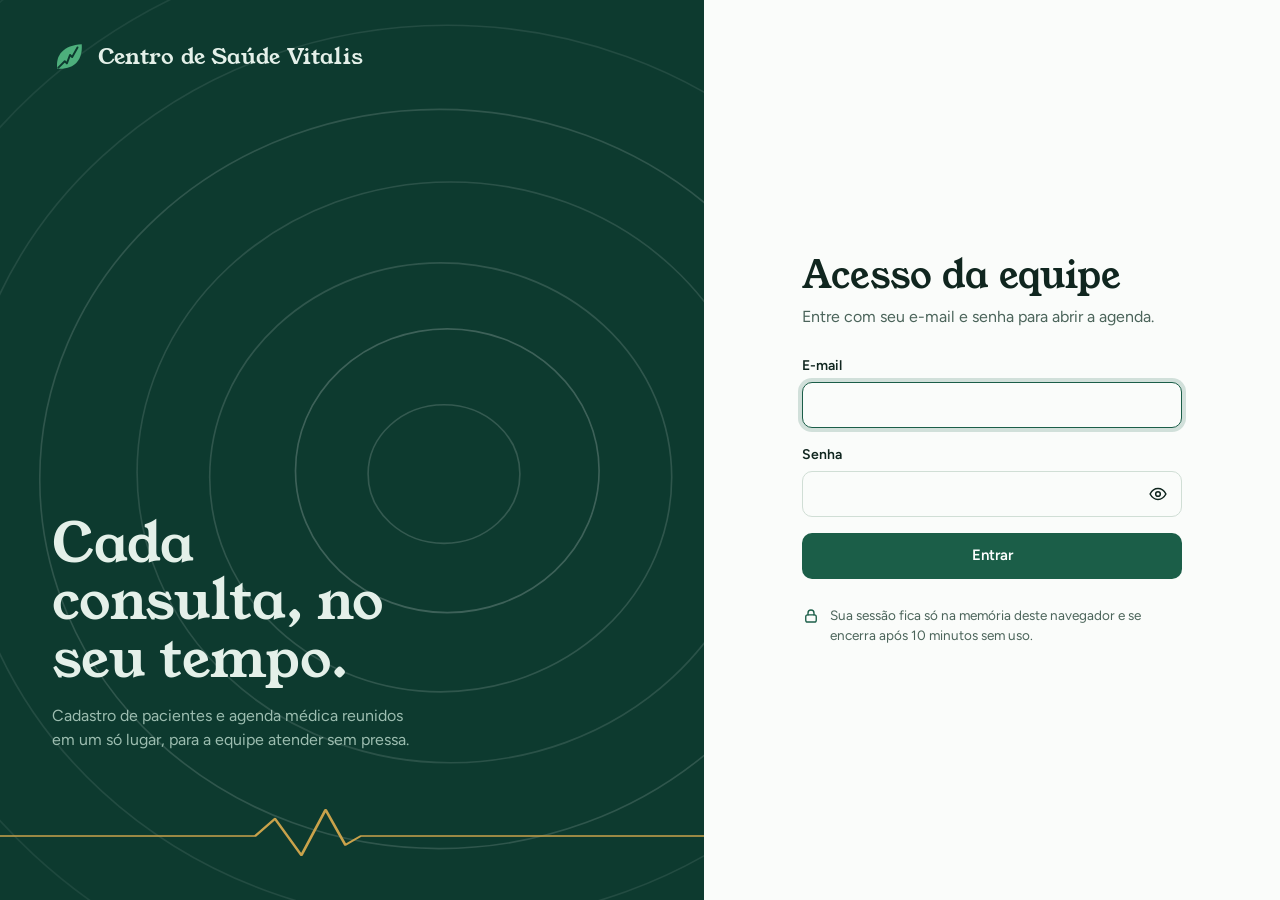
<file: index.html>
<!DOCTYPE html>
<html lang="pt-BR">
<head>
<meta charset="utf-8">
<meta name="viewport" content="width=device-width, initial-scale=1, viewport-fit=cover">
<!-- Camada extra de segurança no navegador (em produção, defina também o CSP completo no servidor) -->
<meta http-equiv="Content-Security-Policy" content="object-src 'none'; base-uri 'none'; form-action 'none'">
<meta name="referrer" content="no-referrer">
<meta name="robots" content="noindex, nofollow">
<meta name="api-base-url" content="">
<title>Centro de Saúde Vitalis | Acesso da equipe</title>
<link rel="icon" href="data:image/svg+xml,%3Csvg xmlns='http://www.w3.org/2000/svg' viewBox='0 0 32 32'%3E%3Cpath d='M5 27C3 14 11 5 28 4c1 15-7 24-23 23Z' fill='%234DAF7C'/%3E%3C/svg%3E">
<link rel="preconnect" href="https://fonts.googleapis.com">
<link rel="preconnect" href="https://fonts.gstatic.com" crossorigin>
<link href="https://fonts.googleapis.com/css2?family=Figtree:wght@400;500;600;700&family=Young+Serif&display=swap" rel="stylesheet">
<link rel="stylesheet" href="style.css">
</head>
<body>

<!-- Símbolos reutilizáveis -->
<svg class="sprite" width="0" height="0" aria-hidden="true" focusable="false">
  <symbol id="folha" viewBox="0 0 32 32">
    <path d="M5 27C3 14 11 5 28 4c1 15-7 24-23 23Z" fill="#4DAF7C"/>
    <path d="M6 26l6-6 2 2 3-8 2 2 5-9" fill="none" stroke="#0D3A2F" stroke-width="1.8" stroke-linecap="round" stroke-linejoin="round"/>
  </symbol>
  <symbol id="aneis" viewBox="0 0 640 640">
    <g fill="none" stroke="currentColor">
      <ellipse cx="320" cy="320" rx="46" ry="42" stroke-opacity=".16"/>
      <ellipse cx="322" cy="318" rx="92" ry="86" stroke-opacity=".2"/>
      <ellipse cx="318" cy="322" rx="140" ry="130" stroke-opacity=".14"/>
      <ellipse cx="324" cy="319" rx="190" ry="176" stroke-opacity=".12"/>
      <ellipse cx="317" cy="323" rx="242" ry="224" stroke-opacity=".14"/>
      <ellipse cx="322" cy="320" rx="296" ry="272" stroke-opacity=".09"/>
      <ellipse cx="320" cy="320" rx="352" ry="326" stroke-opacity=".07"/>
      <ellipse cx="321" cy="321" rx="412" ry="380" stroke-opacity=".05"/>
    </g>
  </symbol>
</svg>

<!-- ============ LOGIN ============ -->
<main class="login" id="login-view">
  <section class="login-art" aria-hidden="true">
    <svg class="rings" viewBox="0 0 640 640" focusable="false">
      <use href="#aneis" width="640" height="640"/>
    </svg>
    <svg class="ecg-line" viewBox="0 0 640 150" preserveAspectRatio="none" focusable="false">
      <path class="ecg" pathLength="1" d="M0 75H206L232 75L250 48L274 105L296 34L314 89L328 75H640"/>
    </svg>
    <div class="brand"><svg class="ic" width="34" height="34"><use href="#folha"/></svg><span>Centro de Saúde Vitalis</span></div>
    <div class="art-copy">
      <h2>Cada consulta, no seu tempo.</h2>
      <p>Cadastro de pacientes e agenda médica reunidos em um só lugar, para a equipe atender sem pressa.</p>
    </div>
  </section>

  <section class="login-panel">
    <form class="login-box" id="login-form" novalidate>
      <div>
        <h1>Acesso da equipe</h1>
        <p class="sub">Entre com seu e-mail e senha para abrir a agenda.</p>
      </div>
      <div class="form">
        <div class="field">
          <label for="login">E-mail</label>
          <input class="input" id="login" name="username" type="email" autocomplete="username" autocapitalize="none" spellcheck="false" maxlength="254" required autofocus>
        </div>
        <div class="field">
          <label for="senha">Senha</label>
          <div class="pw">
            <input class="input" id="senha" name="password" type="password" autocomplete="current-password" maxlength="1024" required>
            <button class="icon-btn" type="button" id="pw-toggle" aria-label="Mostrar senha" aria-pressed="false"><span data-icon="eye"></span></button>
          </div>
        </div>
        <p class="msg" id="login-msg" role="alert" aria-live="assertive"></p>
        <button class="btn primary block" type="submit" id="login-btn">Entrar</button>
      </div>
      <p class="seguro"><span data-icon="lock" data-size="18"></span><span>Sua sessão fica só na memória deste navegador e se encerra após 10 minutos sem uso.</span></p>
      <p class="demo-note" id="demo-note">Modo demonstração: nesta versão, qualquer login e senha preenchidos entram. Ao ligar ao backend real, a validação passa a ser feita pelo servidor.</p>
    </form>
  </section>
</main>

<!-- ============ APLICATIVO ============ -->
<div class="app" id="app-view" hidden>
  <aside class="side">
    <div class="brand"><svg class="ic" width="32" height="32" aria-hidden="true"><use href="#folha"/></svg><span>Vitalis</span></div>
    <nav class="nav" aria-label="Principal">
      <button class="nav-btn" type="button" data-view="inicio"><span data-icon="home"></span><span>Início</span></button>
      <button class="nav-btn" type="button" data-view="pacientes"><span data-icon="users"></span><span>Pacientes</span></button>
      <button class="nav-btn" type="button" data-view="consultas"><span data-icon="calendar"></span><span>Consultas</span></button>
      <button class="nav-btn" type="button" data-view="usuarios" id="nav-usuarios" hidden><span data-icon="users"></span><span>Equipe</span></button>
    </nav>
    <div class="side-foot">
      <div class="demo-tag" id="demo-tag">Modo demonstração com dados fictícios.<br><button type="button" id="btn-limpar">Limpar dados de exemplo</button></div>
      <div class="side-user"><span class="avatar" id="user-avatar" aria-hidden="true"></span><div><b id="user-login"></b><small>Equipe da clínica</small></div></div>
      <button class="nav-btn" type="button" id="btn-sair"><span data-icon="logout"></span><span>Sair</span></button>
    </div>
  </aside>

  <main class="main" id="main">
    <header class="top">
      <div>
        <h1 id="titulo" tabindex="-1"></h1>
        <p id="subtitulo"></p>
      </div>
      <div class="top-actions">
        <button class="icon-btn" type="button" id="btn-tema" aria-label="Alternar tema claro ou escuro"><span data-icon="moon"></span></button>
        <button class="btn primary" type="button" id="top-acao"><span data-icon="plus" data-size="18"></span><span></span></button>
      </div>
    </header>

    <!-- Início -->
    <section class="view" id="v-inicio" aria-labelledby="titulo">
      <div class="inicio-grid">
        <article class="proxima">
          <svg class="proxima-aneis" viewBox="0 0 640 640" aria-hidden="true" focusable="false"><use href="#aneis" width="640" height="640"/></svg>
          <div class="proxima-corpo" id="proxima-corpo"></div>
        </article>
        <div class="resumo" id="resumo"></div>
      </div>
      <div class="secao-head"><h2>Próximos atendimentos</h2><button class="link" type="button" data-ir="consultas">Ver agenda completa</button></div>
      <div id="inicio-agenda"></div>
    </section>

    <!-- Pacientes -->
    <section class="view" id="v-pacientes" hidden aria-labelledby="titulo">
      <div class="toolbar">
        <div class="busca">
          <span data-icon="search" data-size="20"></span>
          <label class="sr" for="busca">Buscar paciente</label>
          <input class="input" id="busca" type="search" placeholder="Buscar por nome, CPF ou convênio" autocomplete="off" maxlength="60">
        </div>
      </div>
      <div id="pacientes-area"></div>
      <p class="contagem" id="pacientes-contagem" aria-live="polite"></p>
    </section>

    <!-- Consultas -->
    <section class="view" id="v-consultas" hidden aria-labelledby="titulo">
      <div class="consultas-grid">
        <div class="painel">
          <h2>Agendar consulta</h2>
          <div class="aviso" id="aviso-sem-paciente" hidden>
            <span>Nenhum paciente cadastrado para agendar consulta.</span>
            <button class="btn ghost" type="button" id="btn-cadastrar-antes">Cadastrar paciente</button>
          </div>
          <form class="form" id="form-consulta" novalidate>
            <fieldset id="fs-consulta" class="form">
              <div class="field">
                <label for="c-paciente">Paciente</label>
                <select class="input" id="c-paciente" required></select>
              </div>
              <div class="field">
                <label for="c-medico">Nome do médico</label>
                <input class="input" id="c-medico" type="text" maxlength="80" autocomplete="off" placeholder="Ex.: Dra. Camila Rocha" required>
              </div>
              <div class="field">
                <label for="c-data">Data e hora</label>
                <input class="input" id="c-data" type="datetime-local" step="60" required>
              </div>
              <div class="field">
                <label for="c-orcamento">Orçamento da consulta (R$)</label>
                <input class="input" id="c-orcamento" type="number" min="0" step="0.01" inputmode="decimal" placeholder="Opcional">
              </div>
              <p class="msg" id="msg-consulta" role="alert"></p>
              <button class="btn primary" type="submit" id="btn-agendar">Agendar consulta</button>
            </fieldset>
          </form>
        </div>
        <div>
          <div class="secao-head sem-margem"><h2>Agenda</h2></div>
          <div id="consultas-agenda"></div>
        </div>
      </div>
    </section>

    <!-- Cadastro restrito de usuários da equipe -->
    <section class="view" id="v-usuarios" hidden aria-labelledby="titulo">
      <div class="painel cadastro-equipe">
        <h2>Cadastrar pessoa da equipe</h2>
        <p class="sub cadastro-ajuda">A conta será criada no Supabase e poderá entrar após o cadastro. Compartilhe a senha inicial por um canal seguro.</p>
        <form class="form" id="form-usuario" novalidate>
          <fieldset id="fs-usuario" class="form">
            <div class="field">
              <label for="u-nome">Nome</label>
              <input class="input" id="u-nome" type="text" maxlength="100" autocomplete="name" required>
            </div>
            <div class="field">
              <label for="u-email">E-mail</label>
              <input class="input" id="u-email" type="email" maxlength="254" autocomplete="email" autocapitalize="none" required>
            </div>
            <div class="field">
              <label for="u-senha">Senha inicial</label>
              <input class="input" id="u-senha" type="password" minlength="8" maxlength="1024" autocomplete="new-password" required>
            </div>
            <div class="field">
              <label for="u-confirma-senha">Confirmar senha inicial</label>
              <input class="input" id="u-confirma-senha" type="password" minlength="8" maxlength="1024" autocomplete="new-password" required>
            </div>
            <p class="msg" id="msg-usuario" role="alert" aria-live="assertive"></p>
            <button class="btn primary" type="submit" id="btn-cadastrar-usuario">Cadastrar usuário</button>
          </fieldset>
        </form>
      </div>
    </section>
  </main>
</div>

<!-- Cadastro de paciente -->
<dialog id="dlg-paciente" aria-labelledby="dlg-titulo">
  <form class="dlg form" id="form-paciente" novalidate>
    <div>
      <h2 id="dlg-titulo">Novo paciente</h2>
      <p class="sub" id="dlg-descricao">Nome, CPF e convênio são obrigatórios. A foto é opcional.</p>
    </div>
    <div class="dlg-topo">
      <div class="foto-picker">
        <button type="button" class="foto-botao" id="p-foto-botao" aria-label="Adicionar foto do paciente">
          <img id="p-foto-preview" alt="" hidden>
          <span id="p-foto-letra" aria-hidden="true">?</span>
          <span class="foto-selo" aria-hidden="true"><span data-icon="camera" data-size="15"></span></span>
        </button>
        <input type="file" id="p-foto-arquivo" accept="image/png,image/jpeg,image/webp" class="sr" tabindex="-1">
        <button type="button" class="link foto-remover" id="p-foto-remover" hidden>Remover foto</button>
      </div>
      <div class="form">
        <div class="field">
          <label for="p-nome">Nome</label>
          <input class="input" id="p-nome" type="text" maxlength="100" autocomplete="off" required>
        </div>
        <div class="field">
          <label for="p-cpf">CPF</label>
          <input class="input" id="p-cpf" type="text" inputmode="numeric" maxlength="14" autocomplete="off" placeholder="000.000.000-00" required>
        </div>
        <div class="field">
          <label for="p-convenio">Convênio</label>
          <input class="input" id="p-convenio" type="text" maxlength="60" autocomplete="off" list="convenios" placeholder="Ex.: Particular" required>
          <datalist id="convenios"><option value="Particular"><option value="Unimed"><option value="Bradesco Saúde"><option value="SulAmérica"><option value="Amil"><option value="Hapvida"></datalist>
        </div>
      </div>
    </div>
    <p class="msg" id="msg-paciente" role="alert"></p>
    <div class="dlg-acoes">
      <button class="btn ghost" type="button" id="p-cancelar">Cancelar</button>
      <button class="btn primary" type="submit" id="p-salvar">Cadastrar paciente</button>
    </div>
  </form>
</dialog>

<!-- Detalhes do paciente -->
<dialog id="dlg-paciente-detalhes" aria-labelledby="dlg-detalhes-titulo">
  <div class="dlg form" id="form-detalhes-paciente">
    <div>
      <h2 id="dlg-detalhes-titulo">Detalhes do paciente</h2>
    </div>
    <div class="dlg-topo detalhes-topo">
      <div class="foto-picker">
        <div class="foto-botao readonly" id="d-p-foto-botao" aria-hidden="true">
          <img id="d-p-foto-preview" alt="" hidden>
          <span id="d-p-foto-letra" aria-hidden="true">?</span>
        </div>
      </div>
      <div class="form">
        <div class="field">
          <label>Nome</label>
          <div class="input readonly-text" id="d-p-nome"></div>
        </div>
        <div class="field">
          <label>CPF</label>
          <div class="input readonly-text" id="d-p-cpf"></div>
        </div>
        <div class="field">
          <label>Convênio</label>
          <div class="input readonly-text" id="d-p-convenio"></div>
        </div>
      </div>
    </div>
    <div class="dlg-acoes">
      <button class="btn ghost" type="button" id="d-fechar">Fechar</button>
      <button class="btn primary" type="button" id="d-editar">Editar cadastro</button>
      <button class="btn danger" type="button" id="d-excluir">Excluir paciente</button>
    </div>
  </div>
</dialog>

<!-- Orçamento da consulta -->
<dialog id="dlg-orcamento" aria-labelledby="o-titulo">
  <form class="dlg form" id="form-orcamento" novalidate>
    <div>
      <h2 id="o-titulo">Orçamento da consulta</h2>
      <p class="sub" id="o-quem"></p>
    </div>
    <div class="field">
      <label for="o-valor">Valor total (R$)</label>
      <input class="input" id="o-valor" type="number" min="0" step="0.01" inputmode="decimal" placeholder="Ex.: 150,00" required>
    </div>
    <p class="msg" id="msg-orcamento" role="alert"></p>
    <div class="dlg-acoes">
      <button class="btn ghost danger" type="button" id="o-remover">Remover orçamento</button>
      <button class="btn ghost" type="button" id="o-cancelar">Cancelar</button>
      <button class="btn primary" type="submit" id="o-salvar">Salvar orçamento</button>
    </div>
  </form>
</dialog>

<!-- Reagendar consulta -->
<dialog id="dlg-reagendar" aria-labelledby="dlg-reagendar-titulo">
  <form class="dlg form" id="form-reagendar" novalidate>
    <div>
      <h2 id="dlg-reagendar-titulo">Reagendar consulta</h2>
      <p class="sub" id="reagendar-quem"></p>
    </div>
    <div class="field">
      <label for="r-data">Nova data e hora</label>
      <input class="input" id="r-data" type="datetime-local" step="60" required>
    </div>
    <p class="msg" id="msg-reagendar" role="alert"></p>
    <div class="dlg-acoes">
      <button class="btn ghost" type="button" id="r-cancelar">Cancelar</button>
      <button class="btn primary" type="submit" id="r-salvar">Salvar novo horário</button>
    </div>
  </form>
</dialog>

<div class="toast" id="toast" role="status" aria-live="polite"></div>

<script src="app.js"></script>
</body>
</html>
</file>
<file: style.css>
/* Clínica Médica — estilos da interface (Centro de Saúde Vitalis)
   Movido do <style> do index.html sem alterar o visual. */

/* ============ Tokens ============ */
:root{
  --bg:#EDF3EF; --surface:#FAFCFA; --surface-2:#E3EDE7;
  --ink:#10261F; --ink-2:#4B645A; --line:#D0DED5;
  --brand:#1B5E48; --brand-hover:#154A39; --on-brand:#FFFFFF;
  --leaf:#4DAF7C; --brass:#C9A24B; --brass-text:#86601A; --on-brass:#231A05;
  --danger:#A9302A; --danger-bg:#F8E7E4;
  --ok:#1B6B47; --ok-bg:#DDF0E5;
  --ring:rgba(27,94,72,.18); --focus:#2F8F63;
  --side:#0D3A2F; --side-2:#15503F; --side-ink:#E4F0E9; --side-mute:#9CBDB0;
  --f-display:'Young Serif', Georgia, 'Times New Roman', serif;
  --f-body:'Figtree', system-ui, -apple-system, 'Segoe UI', Roboto, sans-serif;
  color-scheme: light;

  box-sizing:border-box;
  padding-top:env(safe-area-inset-top,0px);
  padding-bottom:env(safe-area-inset-bottom,0px);
}
@media (prefers-color-scheme: dark){
  :root:not([data-theme="light"]){
    --bg:#0B1915; --surface:#12241E; --surface-2:#1A3029;
    --ink:#E6F0EA; --ink-2:#9DB5AA; --line:#25423A;
    --brand:#4DAF7C; --brand-hover:#63C08E; --on-brand:#062119;
    --brass-text:#E2C27A;
    --danger:#F19288; --danger-bg:#3A1E1B;
    --ok:#7ADBA6; --ok-bg:#163126;
    --ring:rgba(77,175,124,.3); --focus:#7FD3A6;
    --side:#081F19; --side-2:#123A2F;
    color-scheme: dark;
  }
}
:root[data-theme="dark"]{
  --bg:#0B1915; --surface:#12241E; --surface-2:#1A3029;
  --ink:#E6F0EA; --ink-2:#9DB5AA; --line:#25423A;
  --brand:#4DAF7C; --brand-hover:#63C08E; --on-brand:#062119;
  --brass-text:#E2C27A;
  --danger:#F19288; --danger-bg:#3A1E1B;
  --ok:#7ADBA6; --ok-bg:#163126;
  --ring:rgba(77,175,124,.3); --focus:#7FD3A6;
  --side:#081F19; --side-2:#123A2F;
  color-scheme: dark;
}

/* ============ Base ============ */
*,*::before,*::after{box-sizing:border-box}
html{height:100%; scroll-padding-top:env(safe-area-inset-top,0px); -webkit-text-size-adjust:100%}
body{height:100%; margin:0; overflow:hidden; background:var(--bg); color:var(--ink);
  font:400 16px/1.5 var(--f-body); -webkit-font-smoothing:antialiased}
[hidden]{display:none !important}
h1,h2,h3,p{margin:0}
button,input,select{font:inherit; color:inherit}
:focus-visible{outline:3px solid var(--focus); outline-offset:2px; border-radius:6px}
.side :focus-visible,.login-art :focus-visible,.proxima :focus-visible{outline-color:#E9CB83}
.sr{position:absolute; width:1px; height:1px; overflow:hidden; clip:rect(0 0 0 0); white-space:nowrap}
svg.ic{flex:none; display:block}

/* ============ Botões e campos ============ */
.btn{display:inline-flex; align-items:center; justify-content:center; gap:8px; min-height:46px; padding:0 20px;
  border:1.5px solid transparent; border-radius:10px; font-weight:600; font-size:15px; line-height:1;
  cursor:pointer; transition:background .15s, border-color .15s}
.btn.primary{background:var(--brand); color:var(--on-brand)}
.btn.primary:hover{background:var(--brand-hover)}
.btn.ghost{background:transparent; border-color:var(--line); color:var(--ink)}
.btn.ghost:hover{background:var(--surface-2)}
.btn.accent{background:var(--brass); color:var(--on-brass)}
.btn.accent:hover{filter:brightness(1.06)}
.btn:disabled{opacity:.55; cursor:not-allowed}
.btn.block{width:100%}
.icon-btn{display:inline-grid; place-items:center; width:44px; height:44px; border:1.5px solid var(--line);
  border-radius:10px; background:transparent; cursor:pointer; color:var(--ink)}
.icon-btn:hover{background:var(--surface-2)}
.icon-btn.sm{width:32px; height:32px; border-color:transparent; border-radius:8px; color:var(--ink-2)}
.link{background:none; border:0; padding:4px 0; color:var(--brand); font-weight:600; cursor:pointer;
  text-decoration:underline; text-underline-offset:3px}

.field{display:grid; gap:6px}
.field label{font-weight:600; font-size:14px}
.input{width:100%; min-height:46px; padding:0 14px; border:1.5px solid var(--line); border-radius:10px;
  background:var(--surface); color:var(--ink); transition:border-color .15s, box-shadow .15s}
.input::placeholder{color:var(--ink-2); opacity:.7}
.input:focus-visible{outline:none; border-color:var(--brand); box-shadow:0 0 0 4px var(--ring)}
.input[aria-invalid="true"]{border-color:var(--danger)}
.pw{position:relative}
.pw .input{padding-right:52px}
.pw .icon-btn{position:absolute; right:4px; top:3px; width:40px; height:40px; border:0}
.msg{padding:10px 12px; border-radius:10px; font-size:14px; font-weight:500}
.msg:empty{display:none}
.msg[data-tipo="erro"]{background:var(--danger-bg); color:var(--danger)}
.msg[data-tipo="info"]{background:var(--surface-2); color:var(--ink)}
.form{display:grid; gap:16px}
fieldset{border:0; padding:0; margin:0; min-width:0}
fieldset:disabled{opacity:.55}

/* ============ Login ============ */
.login{height:100%; overflow-y:auto; display:grid; grid-template-columns:minmax(0,1.1fr) minmax(0,.9fr)}
.login-art{position:relative; overflow:hidden; background:var(--side); color:var(--side-ink);
  padding:40px 52px; display:flex; flex-direction:column; justify-content:space-between; min-height:100%}
.rings{position:absolute; width:150%; height:auto; max-width:none; right:-38%; top:-6%; color:#fff; pointer-events:none}
.ecg-line{position:absolute; z-index:0; left:0; bottom:16px; width:100%; height:96px; overflow:visible; pointer-events:none}
.ecg{fill:none; stroke:var(--brass); stroke-width:2.6; stroke-linejoin:round; stroke-linecap:butt;
  stroke-dasharray:1; stroke-dashoffset:1; animation:tracar 2.8s .35s cubic-bezier(.5,0,.2,1) forwards}
@keyframes tracar{to{stroke-dashoffset:0}}
.brand{position:relative; z-index:1; display:flex; align-items:center; gap:12px;
  font:400 22px/1 var(--f-display); letter-spacing:.01em}
.art-copy{position:relative; z-index:1; margin-bottom:clamp(72px,12vh,120px)}
.art-copy h2{font:400 clamp(36px,4.3vw,62px)/1.05 var(--f-display); max-width:11ch; margin-bottom:16px}
.art-copy p{color:var(--side-mute); max-width:36ch}
.login-panel{background:var(--surface); display:grid; place-items:center; padding:40px 28px}
.login-box{width:100%; max-width:380px; display:grid; gap:26px}
.login-box h1{font:400 clamp(30px,3vw,38px)/1.1 var(--f-display)}
.login-box .sub{color:var(--ink-2); margin-top:8px}
.seguro{display:flex; gap:10px; align-items:flex-start; color:var(--ink-2); font-size:13.5px}
.seguro svg{margin-top:2px; color:var(--brand)}
.demo-note{font-size:13px; color:var(--ink-2); border-top:1px solid var(--line); padding-top:16px}

/* ============ App ============ */
.app{height:100%; display:grid; grid-template-columns:250px minmax(0,1fr)}
.side{background:var(--side); color:var(--side-ink); display:flex; flex-direction:column; gap:28px; padding:24px 16px; min-height:0; overflow-y:auto}
.side .brand{padding:0 8px; font-size:20px}
.nav{display:grid; gap:4px}
.nav-btn{display:flex; align-items:center; gap:12px; width:100%; min-height:46px; padding:0 14px; border:0; border-radius:12px;
  background:transparent; color:var(--side-mute); font-weight:600; font-size:15px; text-align:left; cursor:pointer;
  transition:background .15s, color .15s}
.nav-btn:hover{background:rgba(255,255,255,.07); color:#fff}
.nav-btn[aria-current="page"]{background:var(--side-2); color:#fff; box-shadow:inset 3px 0 0 var(--brass)}
.side-foot{margin-top:auto; display:grid; gap:12px}
.demo-tag{font-size:12.5px; color:var(--side-mute); border:1px dashed rgba(255,255,255,.22); border-radius:10px; padding:10px 12px}
.demo-tag button{background:none; border:0; padding:0; margin-top:4px; color:#E9CB83; font-weight:600; cursor:pointer; text-decoration:underline; text-underline-offset:3px; font-size:12.5px}
.side-user{display:flex; align-items:center; gap:10px; padding:0 6px}
.side-user .avatar{background:var(--side-2); color:#fff}
.side-user b{display:block; font-size:14px; overflow-wrap:anywhere}
.side-user small{color:var(--side-mute); font-size:12.5px}

.main{overflow-y:auto; min-height:0; padding:32px clamp(20px,4vw,56px) 64px}
.top{display:flex; justify-content:space-between; align-items:flex-start; gap:16px; margin:0 auto 30px; max-width:1080px}
.top h1{font:400 clamp(28px,3.4vw,40px)/1.1 var(--f-display); overflow-wrap:anywhere}
.top h1:focus{outline:none}
.top p{margin-top:6px; color:var(--ink-2)}
.top-actions{display:flex; gap:10px; flex:none}
.view{max-width:1080px; margin:0 auto}

.avatar{display:grid; place-items:center; flex:none; width:38px; height:38px; border-radius:50%;
  font-weight:700; font-size:14px; background:var(--surface-2); color:var(--brand); overflow:hidden}
.avatar img{width:100%; height:100%; object-fit:cover}
.avatar.t1{background:#DDEBCF; color:#3B6A24}
.avatar.t2{background:#F1E6C6; color:#7A5A12}
:root[data-theme="dark"] .avatar.t1{background:#22391B; color:#A8D98B}
:root[data-theme="dark"] .avatar.t2{background:#3B3216; color:#E2C27A}
@media (prefers-color-scheme: dark){
  :root:not([data-theme="light"]) .avatar.t1{background:#22391B; color:#A8D98B}
  :root:not([data-theme="light"]) .avatar.t2{background:#3B3216; color:#E2C27A}
}
.chip{display:inline-block; padding:3px 11px; border-radius:999px; background:var(--surface-2); font-size:13px; font-weight:600; white-space:nowrap}

/* Início */
.inicio-grid{display:grid; grid-template-columns:minmax(0,1.65fr) minmax(220px,1fr); gap:32px; align-items:stretch}
.proxima{position:relative; overflow:hidden; background:var(--side); color:var(--side-ink);
  border-radius:30px 30px 30px 6px; padding:34px 36px; min-height:280px; display:flex; align-items:flex-end}
.proxima-aneis{position:absolute; width:460px; height:460px; right:-130px; top:-150px; color:#fff; pointer-events:none}
.proxima-corpo{position:relative; z-index:1; display:grid; gap:4px; max-width:100%}
.rotulo{color:var(--side-mute); font-size:15px; font-weight:500}
.hora-grande{font:400 clamp(60px,9vw,96px)/1 var(--f-display); letter-spacing:-.02em; margin:6px 0 2px}
.data-longa{font-size:18px; color:var(--side-ink)}
.quem-grande{font-size:22px; font-weight:700; margin-top:14px; overflow-wrap:anywhere}
.medico-claro{color:var(--side-mute)}
.vazio-titulo{font:400 30px/1.15 var(--f-display); margin-top:6px}
.vazio-txt{color:var(--side-mute); max-width:38ch; margin-bottom:14px}
.resumo{display:grid; align-content:center}
.resumo div{display:flex; align-items:baseline; gap:16px; padding:18px 0; border-bottom:1px solid var(--line)}
.resumo div:first-child{padding-top:0}
.resumo div:last-child{border-bottom:0; padding-bottom:0}
.resumo b{font:400 46px/1 var(--f-display); color:var(--brand); min-width:56px}
.resumo span{color:var(--ink-2); font-weight:500}
.secao-head{display:flex; justify-content:space-between; align-items:baseline; gap:12px; margin:44px 0 6px}
.secao-head h2{font:400 26px/1.2 var(--f-display)}

/* Agenda agrupada por dia */
.dia{display:grid; grid-template-columns:84px minmax(0,1fr); gap:0 20px; padding:20px 0; border-top:1px solid var(--line)}
.dia-marca{font:400 42px/1 var(--f-display)}
.dia-marca small{display:block; font:600 13px/1.35 var(--f-body); color:var(--ink-2); margin-top:6px}
.dia.hoje .dia-marca small:first-of-type{color:var(--brass-text)}
.dia.hoje .dia-marca small:first-of-type::before{content:""; display:inline-block; width:7px; height:7px; border-radius:50%; background:var(--brass); margin-right:6px; vertical-align:middle}
.consulta{display:grid; grid-template-columns:64px minmax(0,1fr) auto; gap:14px; align-items:center; padding:10px 0}
.consulta-acoes{display:flex; align-items:center; justify-content:flex-end; gap:8px; flex-wrap:wrap}
.consulta-orcamento{min-height:34px; padding:0 10px; font-size:13px; white-space:nowrap}
.orcamento-chip{font-variant-numeric:tabular-nums}
.consulta + .consulta{border-top:1px dashed var(--line)}
.consulta.passada{opacity:.55}
.hora{font:400 22px/1 var(--f-display)}
.quem{font-weight:600; overflow-wrap:anywhere}
.medico{color:var(--ink-2); font-size:14px; overflow-wrap:anywhere}
.vazio-inline{color:var(--ink-2); padding:22px 0; border-top:1px solid var(--line)}
.vazio-bloco{padding:44px 20px; text-align:center; display:grid; gap:12px; justify-items:center; color:var(--ink-2)}
.vazio-bloco strong{font:400 24px/1.2 var(--f-display); color:var(--ink)}

/* Pacientes */
.toolbar{display:flex; gap:12px; flex-wrap:wrap; align-items:center; margin-bottom:16px}
.busca{position:relative; flex:1 1 260px}
.busca svg{position:absolute; left:14px; top:13px; color:var(--ink-2); pointer-events:none}
.busca .input{padding-left:44px}
.tabela-wrap{background:var(--surface); border:1px solid var(--line); border-radius:18px; overflow:hidden}
table{width:100%; border-collapse:collapse}
th{text-align:left; font-size:13px; font-weight:600; color:var(--ink-2); padding:12px 20px; background:var(--surface-2)}
td{padding:14px 20px; border-top:1px solid var(--line); vertical-align:middle}
.pessoa{display:flex; align-items:center; gap:12px; min-width:0}
.pessoa .nome{font-weight:600; overflow-wrap:anywhere}
.pessoa .sub{font-size:13px; color:var(--ink-2)}
.cpf-cel{display:flex; align-items:center; gap:4px}
.cpf{font-variant-numeric:tabular-nums; letter-spacing:.02em}
.contagem{color:var(--ink-2); font-size:14px; margin-top:12px}

/* Consultas */
.consultas-grid{display:grid; grid-template-columns:minmax(280px,350px) minmax(0,1fr); gap:44px; align-items:start}
.painel{background:var(--surface); border:1px solid var(--line); border-radius:20px; padding:26px; position:sticky; top:0}
.painel h2{font:400 24px/1.2 var(--f-display); margin-bottom:18px}
.cadastro-equipe{position:static; max-width:520px}
.cadastro-ajuda{color:var(--ink-2); margin:-8px 0 20px}
.aviso{display:grid; gap:10px; justify-items:start; margin-bottom:16px; color:var(--ink-2); font-size:14.5px}
select.input{appearance:none; -webkit-appearance:none; padding-right:40px;
  background-image:url("data:image/svg+xml,%3Csvg xmlns='http://www.w3.org/2000/svg' width='16' height='16' viewBox='0 0 24 24' fill='none' stroke='%2367857A' stroke-width='2.2' stroke-linecap='round' stroke-linejoin='round'%3E%3Cpath d='M6 9l6 6 6-6'/%3E%3C/svg%3E");
  background-repeat:no-repeat; background-position:right 14px center}

/* Diálogo */
.dlg-topo{display:flex; gap:18px; align-items:flex-start}
.dlg-topo .form{flex:1; min-width:0}
.foto-picker{display:grid; justify-items:center; gap:8px; flex:none}
.foto-botao{position:relative; width:84px; height:84px; border-radius:50%; border:1.5px dashed var(--line);
  background:var(--surface-2); color:var(--ink-2); cursor:pointer; overflow:hidden; display:grid; place-items:center;
  font:400 30px/1 var(--f-display); padding:0}
.foto-botao:hover{border-color:var(--brand); color:var(--brand)}
.foto-botao img{width:100%; height:100%; object-fit:cover; border-radius:50%}
.foto-selo{position:absolute; right:-2px; bottom:-2px; width:28px; height:28px; border-radius:50%; background:var(--brand);
  color:var(--on-brand); display:grid; place-items:center; border:2px solid var(--surface)}
.foto-remover{font-size:12.5px; padding:0}
dialog{border:0; padding:0; border-radius:24px 24px 24px 8px; background:var(--surface); color:var(--ink);
  width:min(470px, calc(100% - 32px)); box-shadow:0 30px 80px -20px rgba(6,30,24,.55)}
dialog::backdrop{background:rgba(6,30,24,.6)}
dialog[open]{animation:sobe .22s ease-out}
@keyframes sobe{from{opacity:0; transform:translateY(12px)}}
.dlg{padding:28px}
.dlg h2{font:400 26px/1.2 var(--f-display); margin-bottom:4px}
.dlg .sub{color:var(--ink-2); margin-bottom:20px}
.dlg-acoes{display:flex; gap:10px; justify-content:flex-end; margin-top:6px}
@media (max-width: 720px){
  .consulta{grid-template-columns:56px minmax(0,1fr); gap:8px 12px}
  .consulta-acoes{grid-column:2; justify-content:flex-start; flex-wrap:wrap}
  .dlg-acoes{flex-wrap:wrap}
}

/* Aviso rápido */
.toast{position:fixed; left:50%; bottom:calc(28px + env(safe-area-inset-bottom,0px)); transform:translate(-50%,10px);
  background:var(--side); color:#fff; padding:12px 18px; border-radius:12px; font-weight:600; font-size:14.5px;
  box-shadow:0 12px 30px -10px rgba(6,30,24,.5); opacity:0; pointer-events:none; transition:opacity .2s, transform .2s;
  max-width:calc(100% - 32px); z-index:50; border-left:4px solid var(--brass)}
.toast.on{opacity:1; transform:translate(-50%,0)}

/* ============ Responsivo ============ */
@media (max-width: 960px){
  .consultas-grid{grid-template-columns:1fr; gap:32px}
  .painel{position:static}
  .inicio-grid{grid-template-columns:1fr; gap:26px}
  .resumo{grid-template-columns:repeat(3,1fr)}
  .resumo div{flex-direction:column; gap:6px; border-bottom:0; border-right:1px solid var(--line); padding:0 14px}
  .resumo div:first-child{padding-left:0}
  .resumo div:last-child{border-right:0}
  .resumo b{font-size:38px}
}
@media (max-width: 860px){
  .login{grid-template-columns:1fr; grid-template-rows:auto 1fr}
  .login-art{min-height:260px; padding:24px 24px 30px; gap:8px}
  .rings{width:130%; right:-32%; top:-40%}
  .art-copy{margin-bottom:76px}
  .art-copy h2{font-size:32px; max-width:none; margin:0}
  .art-copy p{display:block; max-width:52ch; margin-top:12px; font-size:14px}
  .login-panel{align-items:start; padding:32px 24px 40px}

  .app{grid-template-columns:1fr; grid-template-rows:minmax(0,1fr) auto}
  .side{order:2; flex-direction:row; align-items:center; gap:4px; padding:6px 10px; overflow:visible; border-top:1px solid rgba(255,255,255,.1)}
  .side .brand,.side-user,.demo-tag{display:none}
  .nav{display:flex; flex:1; gap:2px}
  .nav-btn{flex-direction:column; justify-content:center; gap:3px; min-height:58px; padding:6px 4px; font-size:12px; text-align:center}
  .nav-btn[aria-current="page"]{box-shadow:inset 0 3px 0 var(--brass)}
  .side-foot{margin:0; display:block}
  .side-foot .nav-btn{width:64px}
  .main{padding-top:24px}
  .toast{bottom:calc(88px + env(safe-area-inset-bottom,0px))}
  .top{flex-direction:column}
}
@media (max-width: 480px){
  .login-art{min-height:300px}
  .ecg-line{height:64px; bottom:8px}
}
@media (max-width: 720px){
  thead{display:none}
  table,tbody,tr,td{display:block}
  tr{padding:14px 16px; border-top:1px solid var(--line)}
  tr:first-child{border-top:0}
  td{border:0; padding:4px 0}
  td[data-label]{display:flex; gap:8px; align-items:center; font-size:14.5px}
  td[data-label]::before{content:attr(data-label); color:var(--ink-2); min-width:64px; font-size:13px}
  .dia{grid-template-columns:1fr; gap:8px}
  .dia-marca{display:flex; align-items:baseline; gap:10px}
  .dia-marca small{display:inline; margin:0}
  .consulta{grid-template-columns:56px minmax(0,1fr)}
  .consulta .consulta-acoes{grid-column:2; justify-self:start; margin-top:4px}
  .proxima{padding:26px 24px}
}
@media (prefers-reduced-motion: reduce){
  *{animation-duration:.001s !important; transition-duration:.001s !important}
  .ecg{animation:none; stroke-dashoffset:0}
}

/* ============ Utilitários (antes eram style="..." no HTML) ============ */
.sprite{position:absolute}
.secao-head.sem-margem{margin-top:0}
</file>
<file: frontend/css/style.css>
/* Clínica Médica — estilos da interface (Centro de Saúde Vitalis)
   Movido do <style> do index.html sem alterar o visual. */

/* ============ Tokens ============ */
:root{
  --bg:#EDF3EF; --surface:#FAFCFA; --surface-2:#E3EDE7;
  --ink:#10261F; --ink-2:#4B645A; --line:#D0DED5;
  --brand:#1B5E48; --brand-hover:#154A39; --on-brand:#FFFFFF;
  --leaf:#4DAF7C; --brass:#C9A24B; --brass-text:#86601A; --on-brass:#231A05;
  --danger:#A9302A; --danger-bg:#F8E7E4;
  --ok:#1B6B47; --ok-bg:#DDF0E5;
  --ring:rgba(27,94,72,.18); --focus:#2F8F63;
  --side:#0D3A2F; --side-2:#15503F; --side-ink:#E4F0E9; --side-mute:#9CBDB0;
  --f-display:'Young Serif', Georgia, 'Times New Roman', serif;
  --f-body:'Figtree', system-ui, -apple-system, 'Segoe UI', Roboto, sans-serif;
  color-scheme: light;

  box-sizing:border-box;
  padding-top:env(safe-area-inset-top,0px);
  padding-bottom:env(safe-area-inset-bottom,0px);
}
@media (prefers-color-scheme: dark){
  :root:not([data-theme="light"]){
    --bg:#0B1915; --surface:#12241E; --surface-2:#1A3029;
    --ink:#E6F0EA; --ink-2:#9DB5AA; --line:#25423A;
    --brand:#4DAF7C; --brand-hover:#63C08E; --on-brand:#062119;
    --brass-text:#E2C27A;
    --danger:#F19288; --danger-bg:#3A1E1B;
    --ok:#7ADBA6; --ok-bg:#163126;
    --ring:rgba(77,175,124,.3); --focus:#7FD3A6;
    --side:#081F19; --side-2:#123A2F;
    color-scheme: dark;
  }
}
:root[data-theme="dark"]{
  --bg:#0B1915; --surface:#12241E; --surface-2:#1A3029;
  --ink:#E6F0EA; --ink-2:#9DB5AA; --line:#25423A;
  --brand:#4DAF7C; --brand-hover:#63C08E; --on-brand:#062119;
  --brass-text:#E2C27A;
  --danger:#F19288; --danger-bg:#3A1E1B;
  --ok:#7ADBA6; --ok-bg:#163126;
  --ring:rgba(77,175,124,.3); --focus:#7FD3A6;
  --side:#081F19; --side-2:#123A2F;
  color-scheme: dark;
}

/* ============ Base ============ */
*,*::before,*::after{box-sizing:border-box}
html{height:100%; scroll-padding-top:env(safe-area-inset-top,0px); -webkit-text-size-adjust:100%}
body{height:100%; margin:0; overflow:hidden; background:var(--bg); color:var(--ink);
  font:400 16px/1.5 var(--f-body); -webkit-font-smoothing:antialiased}
[hidden]{display:none !important}
h1,h2,h3,p{margin:0}
button,input,select{font:inherit; color:inherit}
:focus-visible{outline:3px solid var(--focus); outline-offset:2px; border-radius:6px}
.side :focus-visible,.login-art :focus-visible,.proxima :focus-visible{outline-color:#E9CB83}
.sr{position:absolute; width:1px; height:1px; overflow:hidden; clip:rect(0 0 0 0); white-space:nowrap}
svg.ic{flex:none; display:block}

/* ============ Botões e campos ============ */
.btn{display:inline-flex; align-items:center; justify-content:center; gap:8px; min-height:46px; padding:0 20px;
  border:1.5px solid transparent; border-radius:10px; font-weight:600; font-size:15px; line-height:1;
  cursor:pointer; transition:background .15s, border-color .15s}
.btn.primary{background:var(--brand); color:var(--on-brand)}
.btn.primary:hover{background:var(--brand-hover)}
.btn.ghost{background:transparent; border-color:var(--line); color:var(--ink)}
.btn.ghost:hover{background:var(--surface-2)}
.btn.accent{background:var(--brass); color:var(--on-brass)}
.btn.accent:hover{filter:brightness(1.06)}
.btn:disabled{opacity:.55; cursor:not-allowed}
.btn.block{width:100%}
.icon-btn{display:inline-grid; place-items:center; width:44px; height:44px; border:1.5px solid var(--line);
  border-radius:10px; background:transparent; cursor:pointer; color:var(--ink)}
.icon-btn:hover{background:var(--surface-2)}
.icon-btn.sm{width:32px; height:32px; border-color:transparent; border-radius:8px; color:var(--ink-2)}
.link{background:none; border:0; padding:4px 0; color:var(--brand); font-weight:600; cursor:pointer;
  text-decoration:underline; text-underline-offset:3px}

.field{display:grid; gap:6px}
.field label{font-weight:600; font-size:14px}
.input{width:100%; min-height:46px; padding:0 14px; border:1.5px solid var(--line); border-radius:10px;
  background:var(--surface); color:var(--ink); transition:border-color .15s, box-shadow .15s}
.input::placeholder{color:var(--ink-2); opacity:.7}
.input:focus-visible{outline:none; border-color:var(--brand); box-shadow:0 0 0 4px var(--ring)}
.input[aria-invalid="true"]{border-color:var(--danger)}
.pw{position:relative}
.pw .input{padding-right:52px}
.pw .icon-btn{position:absolute; right:4px; top:3px; width:40px; height:40px; border:0}
.msg{padding:10px 12px; border-radius:10px; font-size:14px; font-weight:500}
.msg:empty{display:none}
.msg[data-tipo="erro"]{background:var(--danger-bg); color:var(--danger)}
.msg[data-tipo="info"]{background:var(--surface-2); color:var(--ink)}
.form{display:grid; gap:16px}
fieldset{border:0; padding:0; margin:0; min-width:0}
fieldset:disabled{opacity:.55}

/* ============ Login ============ */
.login{height:100%; overflow-y:auto; display:grid; grid-template-columns:minmax(0,1.1fr) minmax(0,.9fr)}
.login-art{position:relative; overflow:hidden; background:var(--side); color:var(--side-ink);
  padding:40px 52px; display:flex; flex-direction:column; justify-content:space-between; min-height:100%}
.rings{position:absolute; width:150%; height:auto; max-width:none; right:-38%; top:-6%; color:#fff; pointer-events:none}
.ecg-line{position:absolute; z-index:0; left:0; bottom:16px; width:100%; height:96px; overflow:visible; pointer-events:none}
.ecg{fill:none; stroke:var(--brass); stroke-width:2.6; stroke-linejoin:round; stroke-linecap:butt;
  stroke-dasharray:1; stroke-dashoffset:1; animation:tracar 2.8s .35s cubic-bezier(.5,0,.2,1) forwards}
@keyframes tracar{to{stroke-dashoffset:0}}
.brand{position:relative; z-index:1; display:flex; align-items:center; gap:12px;
  font:400 22px/1 var(--f-display); letter-spacing:.01em}
.art-copy{position:relative; z-index:1; margin-bottom:clamp(72px,12vh,120px)}
.art-copy h2{font:400 clamp(36px,4.3vw,62px)/1.05 var(--f-display); max-width:11ch; margin-bottom:16px}
.art-copy p{color:var(--side-mute); max-width:36ch}
.login-panel{background:var(--surface); display:grid; place-items:center; padding:40px 28px}
.login-box{width:100%; max-width:380px; display:grid; gap:26px}
.login-box h1{font:400 clamp(30px,3vw,38px)/1.1 var(--f-display)}
.login-box .sub{color:var(--ink-2); margin-top:8px}
.seguro{display:flex; gap:10px; align-items:flex-start; color:var(--ink-2); font-size:13.5px}
.seguro svg{margin-top:2px; color:var(--brand)}
.demo-note{font-size:13px; color:var(--ink-2); border-top:1px solid var(--line); padding-top:16px}

/* ============ App ============ */
.app{height:100%; display:grid; grid-template-columns:250px minmax(0,1fr)}
.side{background:var(--side); color:var(--side-ink); display:flex; flex-direction:column; gap:28px; padding:24px 16px; min-height:0; overflow-y:auto}
.side .brand{padding:0 8px; font-size:20px}
.nav{display:grid; gap:4px}
.nav-btn{display:flex; align-items:center; gap:12px; width:100%; min-height:46px; padding:0 14px; border:0; border-radius:12px;
  background:transparent; color:var(--side-mute); font-weight:600; font-size:15px; text-align:left; cursor:pointer;
  transition:background .15s, color .15s}
.nav-btn:hover{background:rgba(255,255,255,.07); color:#fff}
.nav-btn[aria-current="page"]{background:var(--side-2); color:#fff; box-shadow:inset 3px 0 0 var(--brass)}
.side-foot{margin-top:auto; display:grid; gap:12px}
.demo-tag{font-size:12.5px; color:var(--side-mute); border:1px dashed rgba(255,255,255,.22); border-radius:10px; padding:10px 12px}
.demo-tag button{background:none; border:0; padding:0; margin-top:4px; color:#E9CB83; font-weight:600; cursor:pointer; text-decoration:underline; text-underline-offset:3px; font-size:12.5px}
.side-user{display:flex; align-items:center; gap:10px; padding:0 6px}
.side-user .avatar{background:var(--side-2); color:#fff}
.side-user b{display:block; font-size:14px; overflow-wrap:anywhere}
.side-user small{color:var(--side-mute); font-size:12.5px}

.main{overflow-y:auto; min-height:0; padding:32px clamp(20px,4vw,56px) 64px}
.top{display:flex; justify-content:space-between; align-items:flex-start; gap:16px; margin:0 auto 30px; max-width:1080px}
.top h1{font:400 clamp(28px,3.4vw,40px)/1.1 var(--f-display); overflow-wrap:anywhere}
.top h1:focus{outline:none}
.top p{margin-top:6px; color:var(--ink-2)}
.top-actions{display:flex; gap:10px; flex:none}
.view{max-width:1080px; margin:0 auto}

.avatar{display:grid; place-items:center; flex:none; width:38px; height:38px; border-radius:50%;
  font-weight:700; font-size:14px; background:var(--surface-2); color:var(--brand); overflow:hidden}
.avatar img{width:100%; height:100%; object-fit:cover}
.avatar.t1{background:#DDEBCF; color:#3B6A24}
.avatar.t2{background:#F1E6C6; color:#7A5A12}
:root[data-theme="dark"] .avatar.t1{background:#22391B; color:#A8D98B}
:root[data-theme="dark"] .avatar.t2{background:#3B3216; color:#E2C27A}
@media (prefers-color-scheme: dark){
  :root:not([data-theme="light"]) .avatar.t1{background:#22391B; color:#A8D98B}
  :root:not([data-theme="light"]) .avatar.t2{background:#3B3216; color:#E2C27A}
}
.chip{display:inline-block; padding:3px 11px; border-radius:999px; background:var(--surface-2); font-size:13px; font-weight:600; white-space:nowrap}

/* Início */
.inicio-grid{display:grid; grid-template-columns:minmax(0,1.65fr) minmax(220px,1fr); gap:32px; align-items:stretch}
.proxima{position:relative; overflow:hidden; background:var(--side); color:var(--side-ink);
  border-radius:30px 30px 30px 6px; padding:34px 36px; min-height:280px; display:flex; align-items:flex-end}
.proxima-aneis{position:absolute; width:460px; height:460px; right:-130px; top:-150px; color:#fff; pointer-events:none}
.proxima-corpo{position:relative; z-index:1; display:grid; gap:4px; max-width:100%}
.rotulo{color:var(--side-mute); font-size:15px; font-weight:500}
.hora-grande{font:400 clamp(60px,9vw,96px)/1 var(--f-display); letter-spacing:-.02em; margin:6px 0 2px}
.data-longa{font-size:18px; color:var(--side-ink)}
.quem-grande{font-size:22px; font-weight:700; margin-top:14px; overflow-wrap:anywhere}
.medico-claro{color:var(--side-mute)}
.vazio-titulo{font:400 30px/1.15 var(--f-display); margin-top:6px}
.vazio-txt{color:var(--side-mute); max-width:38ch; margin-bottom:14px}
.resumo{display:grid; align-content:center}
.resumo div{display:flex; align-items:baseline; gap:16px; padding:18px 0; border-bottom:1px solid var(--line)}
.resumo div:first-child{padding-top:0}
.resumo div:last-child{border-bottom:0; padding-bottom:0}
.resumo b{font:400 46px/1 var(--f-display); color:var(--brand); min-width:56px}
.resumo span{color:var(--ink-2); font-weight:500}
.secao-head{display:flex; justify-content:space-between; align-items:baseline; gap:12px; margin:44px 0 6px}
.secao-head h2{font:400 26px/1.2 var(--f-display)}

/* Agenda agrupada por dia */
.dia{display:grid; grid-template-columns:84px minmax(0,1fr); gap:0 20px; padding:20px 0; border-top:1px solid var(--line)}
.dia-marca{font:400 42px/1 var(--f-display)}
.dia-marca small{display:block; font:600 13px/1.35 var(--f-body); color:var(--ink-2); margin-top:6px}
.dia.hoje .dia-marca small:first-of-type{color:var(--brass-text)}
.dia.hoje .dia-marca small:first-of-type::before{content:""; display:inline-block; width:7px; height:7px; border-radius:50%; background:var(--brass); margin-right:6px; vertical-align:middle}
.consulta{display:grid; grid-template-columns:64px minmax(0,1fr) auto; gap:14px; align-items:center; padding:10px 0}
.consulta-acoes{display:flex; align-items:center; justify-content:flex-end; gap:8px; flex-wrap:wrap}
.consulta-orcamento{min-height:34px; padding:0 10px; font-size:13px; white-space:nowrap}
.orcamento-chip{font-variant-numeric:tabular-nums}
.consulta + .consulta{border-top:1px dashed var(--line)}
.consulta.passada{opacity:.55}
.hora{font:400 22px/1 var(--f-display)}
.quem{font-weight:600; overflow-wrap:anywhere}
.medico{color:var(--ink-2); font-size:14px; overflow-wrap:anywhere}
.vazio-inline{color:var(--ink-2); padding:22px 0; border-top:1px solid var(--line)}
.vazio-bloco{padding:44px 20px; text-align:center; display:grid; gap:12px; justify-items:center; color:var(--ink-2)}
.vazio-bloco strong{font:400 24px/1.2 var(--f-display); color:var(--ink)}

/* Pacientes */
.toolbar{display:flex; gap:12px; flex-wrap:wrap; align-items:center; margin-bottom:16px}
.busca{position:relative; flex:1 1 260px}
.busca svg{position:absolute; left:14px; top:13px; color:var(--ink-2); pointer-events:none}
.busca .input{padding-left:44px}
.tabela-wrap{background:var(--surface); border:1px solid var(--line); border-radius:18px; overflow:hidden}
table{width:100%; border-collapse:collapse}
th{text-align:left; font-size:13px; font-weight:600; color:var(--ink-2); padding:12px 20px; background:var(--surface-2)}
td{padding:14px 20px; border-top:1px solid var(--line); vertical-align:middle}
.pessoa{display:flex; align-items:center; gap:12px; min-width:0}
.pessoa .nome{font-weight:600; overflow-wrap:anywhere}
.pessoa .sub{font-size:13px; color:var(--ink-2)}
.cpf-cel{display:flex; align-items:center; gap:4px}
.cpf{font-variant-numeric:tabular-nums; letter-spacing:.02em}
.contagem{color:var(--ink-2); font-size:14px; margin-top:12px}

/* Consultas */
.consultas-grid{display:grid; grid-template-columns:minmax(280px,350px) minmax(0,1fr); gap:44px; align-items:start}
.painel{background:var(--surface); border:1px solid var(--line); border-radius:20px; padding:26px; position:sticky; top:0}
.painel h2{font:400 24px/1.2 var(--f-display); margin-bottom:18px}
.cadastro-equipe{position:static; max-width:520px}
.cadastro-ajuda{color:var(--ink-2); margin:-8px 0 20px}
.aviso{display:grid; gap:10px; justify-items:start; margin-bottom:16px; color:var(--ink-2); font-size:14.5px}
select.input{appearance:none; -webkit-appearance:none; padding-right:40px;
  background-image:url("data:image/svg+xml,%3Csvg xmlns='http://www.w3.org/2000/svg' width='16' height='16' viewBox='0 0 24 24' fill='none' stroke='%2367857A' stroke-width='2.2' stroke-linecap='round' stroke-linejoin='round'%3E%3Cpath d='M6 9l6 6 6-6'/%3E%3C/svg%3E");
  background-repeat:no-repeat; background-position:right 14px center}

/* Diálogo */
.dlg-topo{display:flex; gap:18px; align-items:flex-start}
.dlg-topo .form{flex:1; min-width:0}
.foto-picker{display:grid; justify-items:center; gap:8px; flex:none}
.foto-botao{position:relative; width:84px; height:84px; border-radius:50%; border:1.5px dashed var(--line);
  background:var(--surface-2); color:var(--ink-2); cursor:pointer; overflow:hidden; display:grid; place-items:center;
  font:400 30px/1 var(--f-display); padding:0}
.foto-botao:hover{border-color:var(--brand); color:var(--brand)}
.foto-botao img{width:100%; height:100%; object-fit:cover; border-radius:50%}
.foto-selo{position:absolute; right:-2px; bottom:-2px; width:28px; height:28px; border-radius:50%; background:var(--brand);
  color:var(--on-brand); display:grid; place-items:center; border:2px solid var(--surface)}
.foto-remover{font-size:12.5px; padding:0}
dialog{border:0; padding:0; border-radius:24px 24px 24px 8px; background:var(--surface); color:var(--ink);
  width:min(470px, calc(100% - 32px)); box-shadow:0 30px 80px -20px rgba(6,30,24,.55)}
dialog::backdrop{background:rgba(6,30,24,.6)}
dialog[open]{animation:sobe .22s ease-out}
@keyframes sobe{from{opacity:0; transform:translateY(12px)}}
.dlg{padding:28px}
.dlg h2{font:400 26px/1.2 var(--f-display); margin-bottom:4px}
.dlg .sub{color:var(--ink-2); margin-bottom:20px}
.dlg-acoes{display:flex; gap:10px; justify-content:flex-end; margin-top:6px}
@media (max-width: 720px){
  .consulta{grid-template-columns:56px minmax(0,1fr); gap:8px 12px}
  .consulta-acoes{grid-column:2; justify-content:flex-start; flex-wrap:wrap}
  .dlg-acoes{flex-wrap:wrap}
}

/* Aviso rápido */
.toast{position:fixed; left:50%; bottom:calc(28px + env(safe-area-inset-bottom,0px)); transform:translate(-50%,10px);
  background:var(--side); color:#fff; padding:12px 18px; border-radius:12px; font-weight:600; font-size:14.5px;
  box-shadow:0 12px 30px -10px rgba(6,30,24,.5); opacity:0; pointer-events:none; transition:opacity .2s, transform .2s;
  max-width:calc(100% - 32px); z-index:50; border-left:4px solid var(--brass)}
.toast.on{opacity:1; transform:translate(-50%,0)}

/* ============ Responsivo ============ */
@media (max-width: 960px){
  .consultas-grid{grid-template-columns:1fr; gap:32px}
  .painel{position:static}
  .inicio-grid{grid-template-columns:1fr; gap:26px}
  .resumo{grid-template-columns:repeat(3,1fr)}
  .resumo div{flex-direction:column; gap:6px; border-bottom:0; border-right:1px solid var(--line); padding:0 14px}
  .resumo div:first-child{padding-left:0}
  .resumo div:last-child{border-right:0}
  .resumo b{font-size:38px}
}
@media (max-width: 860px){
  .login{grid-template-columns:1fr; grid-template-rows:auto 1fr}
  .login-art{min-height:260px; padding:24px 24px 30px; gap:8px}
  .rings{width:130%; right:-32%; top:-40%}
  .art-copy{margin-bottom:76px}
  .art-copy h2{font-size:32px; max-width:none; margin:0}
  .art-copy p{display:block; max-width:52ch; margin-top:12px; font-size:14px}
  .login-panel{align-items:start; padding:32px 24px 40px}

  .app{grid-template-columns:1fr; grid-template-rows:minmax(0,1fr) auto}
  .side{order:2; flex-direction:row; align-items:center; gap:4px; padding:6px 10px; overflow:visible; border-top:1px solid rgba(255,255,255,.1)}
  .side .brand,.side-user,.demo-tag{display:none}
  .nav{display:flex; flex:1; gap:2px}
  .nav-btn{flex-direction:column; justify-content:center; gap:3px; min-height:58px; padding:6px 4px; font-size:12px; text-align:center}
  .nav-btn[aria-current="page"]{box-shadow:inset 0 3px 0 var(--brass)}
  .side-foot{margin:0; display:block}
  .side-foot .nav-btn{width:64px}
  .main{padding-top:24px}
  .toast{bottom:calc(88px + env(safe-area-inset-bottom,0px))}
  .top{flex-direction:column}
}
@media (max-width: 480px){
  .login-art{min-height:300px}
  .ecg-line{height:64px; bottom:8px}
}
@media (max-width: 720px){
  thead{display:none}
  table,tbody,tr,td{display:block}
  tr{padding:14px 16px; border-top:1px solid var(--line)}
  tr:first-child{border-top:0}
  td{border:0; padding:4px 0}
  td[data-label]{display:flex; gap:8px; align-items:center; font-size:14.5px}
  td[data-label]::before{content:attr(data-label); color:var(--ink-2); min-width:64px; font-size:13px}
  .dia{grid-template-columns:1fr; gap:8px}
  .dia-marca{display:flex; align-items:baseline; gap:10px}
  .dia-marca small{display:inline; margin:0}
  .consulta{grid-template-columns:56px minmax(0,1fr)}
  .consulta .consulta-acoes{grid-column:2; justify-self:start; margin-top:4px}
  .proxima{padding:26px 24px}
}
@media (prefers-reduced-motion: reduce){
  *{animation-duration:.001s !important; transition-duration:.001s !important}
  .ecg{animation:none; stroke-dashoffset:0}
}

/* ============ Utilitários (antes eram style="..." no HTML) ============ */
.sprite{position:absolute}
.secao-head.sem-margem{margin-top:0}
</file>
